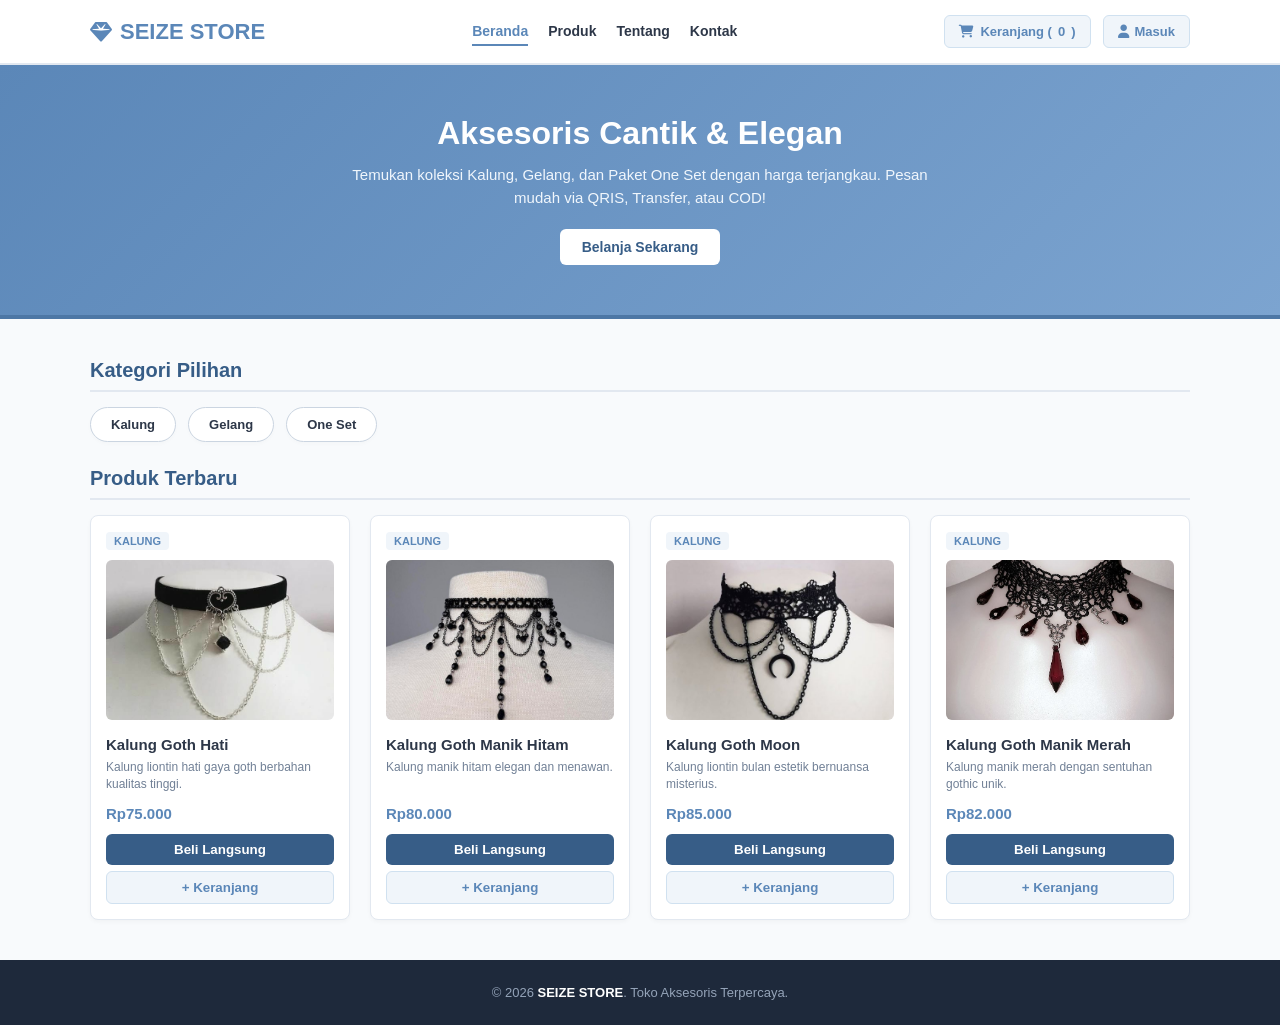
<file: MPL TJKT/index.html>
<!DOCTYPE html>
<html lang="id">
<head>
    <meta charset="UTF-8">
    <meta name="viewport" content="width=device-width, initial-scale=1.0">
    <title>SEIZE STORE - Toko Aksesoris</title>
    <link rel="stylesheet" href="https://cdnjs.cloudflare.com/ajax/libs/font-awesome/6.4.0/css/all.min.css">
    <link rel="stylesheet" href="css/style.css">
</head>
<body>

    <header>
        <div class="container header-wrap">
            <a href="index.html" class="logo">
                <i class="fa-solid fa-gem"></i> SEIZE STORE
            </a>
            <nav>
                <a href="index.html" class="active">Beranda</a>
                <a href="produk.html">Produk</a>
                <a href="tentang.html">Tentang</a>
                <a href="kontak.html">Kontak</a>
            </nav>
            <div class="header-actions">
                <button class="btn-icon" onclick="openCartModal()">
                    <i class="fa-solid fa-cart-shopping"></i> Keranjang (<span id="cart-count">0</span>)
                </button>
                <button class="btn-icon" onclick="openAuthModal()">
                    <i class="fa-solid fa-user"></i> <span id="user-label">Masuk</span>
                </button>
            </div>
        </div>
    </header>

    <div class="jumbotron">
        <div class="container">
            <h2>Aksesoris Cantik & Elegan</h2>
            <p>Temukan koleksi Kalung, Gelang, dan Paket One Set dengan harga terjangkau. Pesan mudah via QRIS, Transfer, atau COD!</p>
            <a href="produk.html" class="btn-main">Belanja Sekarang</a>
        </div>
    </div>

    <main class="container page-content">
        <h2 class="section-title">Kategori Pilihan</h2>
        <div class="category-pills">
            <a href="produk.html?cat=kalung" class="pill-link">Kalung</a>
            <a href="produk.html?cat=gelang" class="pill-link">Gelang</a>
            <a href="produk.html?cat=set" class="pill-link">One Set</a>
        </div>

        <h2 class="section-title">Produk Terbaru</h2>
        <div id="home-products" class="product-grid"></div>
    </main>

    <!-- MODAL KERANJANG -->
    <div id="modal-cart" class="modal-overlay">
        <div class="modal-box">
            <div class="modal-header">
                <h3><i class="fa-solid fa-cart-shopping"></i> Keranjang Belanja</h3>
                <button class="close-modal" onclick="closeCartModal()">&times;</button>
            </div>
            <div id="cart-items-list"></div>
            <div style="border-top:1px solid #e2e8f0; margin-top:15px; padding-top:10px; display:flex; justify-content:space-between; align-items:center;">
                <span style="font-size:12px; color:#718096;">Total:</span>
                <span id="cart-total-price" style="font-size:16px; font-weight:bold; color:#5b87b8;">Rp0</span>
            </div>
            
            <div id="checkout-form-box" class="hidden" style="margin-top:15px; border-top:1px dashed #cbd5e1; padding-top:15px;">
                <h4 style="font-size:14px; margin-bottom:10px; color:#375d87;">Data Pengiriman</h4>
                <div class="form-group">
                    <label>Nama Penerima</label>
                    <input type="text" id="co-nama" placeholder="Nama lengkap">
                </div>
                <div class="form-group">
                    <label>Alamat Lengkap</label>
                    <textarea id="co-alamat" rows="2" placeholder="Alamat tujuan pengiriman"></textarea>
                </div>
                <div class="form-group">
                    <label>Metode Pembayaran</label>
                    <select id="co-bayar">
                        <option value="qris">QRIS (GoPay, OVO, ShopeePay)</option>
                        <option value="tf">Transfer Bank</option>
                        <option value="cod">Bayar di Tempat (COD)</option>
                    </select>
                </div>
            </div>

            <div style="margin-top:15px;">
                <button id="btn-next-checkout" onclick="toggleCheckoutStep(true)" class="btn-submit">Lanjut Checkout</button>
                <button id="btn-finish-pay" onclick="processPayment()" class="btn-submit hidden" style="background:#16a34a;">Bayar Sekarang</button>
            </div>
        </div>
    </div>

    <!-- MODAL AUTH LOGIN -->
    <div id="modal-auth" class="modal-overlay">
        <div class="modal-box">
            <div class="modal-header">
                <h3><i class="fa-solid fa-user"></i> Masuk / Akun</h3>
                <button class="close-modal" onclick="closeAuthModal()">&times;</button>
            </div>
            <form id="loginForm" onsubmit="userLogin(event)">
                <div class="form-group">
                    <label>Alamat Email</label>
                    <input type="email" id="acc-email" placeholder="nama@email.com" required>
                </div>
                <div class="form-group">
                    <label>Kata Sandi</label>
                    <input type="password" placeholder="******" required>
                </div>
                <button type="submit" class="btn-submit">Masuk</button>
            </form>
            <div id="auth-status-logged" class="hidden" style="text-align:center;">
                <p id="user-display-name" style="font-weight:bold;"></p>
                <p id="user-display-email" style="font-size:12px; color:#718096; margin-bottom:15px;"></p>
                <button onclick="userLogout()" class="btn-submit" style="background:#dc2626;">Keluar (Logout)</button>
            </div>
        </div>
    </div>

    <footer>
        <div class="container">
            <p>&copy; 2026 <strong>SEIZE STORE</strong>. Toko Aksesoris Terpercaya.</p>
        </div>
    </footer>

    <script src="js/script.js"></script>
</body>
</html>
</file>
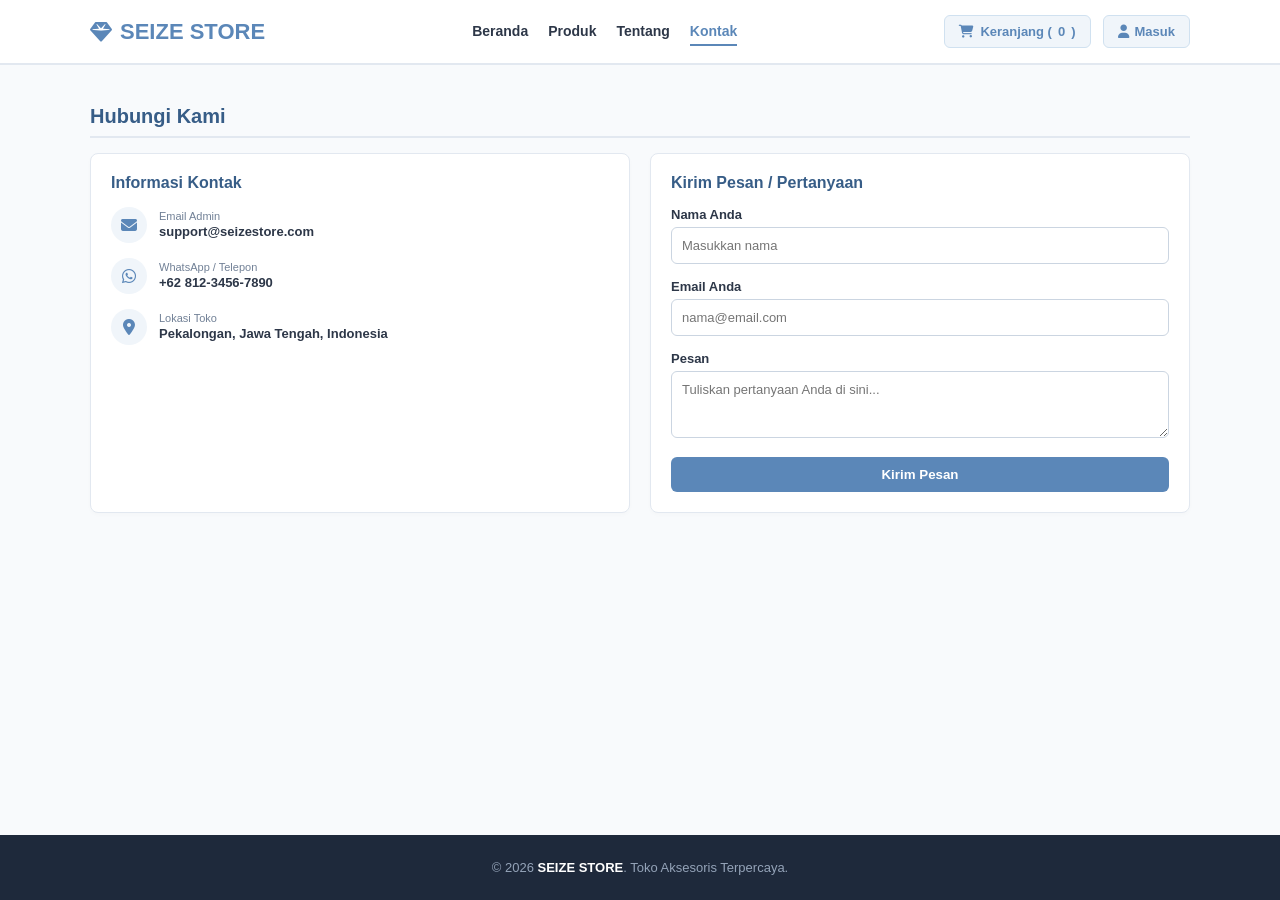
<file: MPL TJKT/kontak.html>
<!DOCTYPE html>
<html lang="id">
<head>
    <meta charset="UTF-8">
    <meta name="viewport" content="width=device-width, initial-scale=1.0">
    <title>Hubungi Kami - SEIZE STORE</title>
    <link rel="stylesheet" href="https://cdnjs.cloudflare.com/ajax/libs/font-awesome/6.4.0/css/all.min.css">
    <link rel="stylesheet" href="css/style.css">
</head>
<body>

    <header>
        <div class="container header-wrap">
            <a href="index.html" class="logo">
                <i class="fa-solid fa-gem"></i> SEIZE STORE
            </a>
            <nav>
                <a href="index.html">Beranda</a>
                <a href="produk.html">Produk</a>
                <a href="tentang.html">Tentang</a>
                <a href="kontak.html" class="active">Kontak</a>
            </nav>
            <div class="header-actions">
                <button class="btn-icon" onclick="openCartModal()">
                    <i class="fa-solid fa-cart-shopping"></i> Keranjang (<span id="cart-count">0</span>)
                </button>
                <button class="btn-icon" onclick="openAuthModal()">
                    <i class="fa-solid fa-user"></i> <span id="user-label">Masuk</span>
                </button>
            </div>
        </div>
    </header>

    <main class="container page-content">
        <h2 class="section-title">Hubungi Kami</h2>

        <div class="contact-grid">
            <div class="box-card">
                <h3 style="font-size:16px; margin-bottom:15px; color:var(--primary-dark);">Informasi Kontak</h3>
                
                <div class="contact-item">
                    <i class="fa-solid fa-envelope"></i>
                    <div>
                        <span style="font-size:11px; color:#718096; display:block;">Email Admin</span>
                        <strong style="font-size:13px;">support@seizestore.com</strong>
                    </div>
                </div>

                <div class="contact-item">
                    <i class="fa-brands fa-whatsapp"></i>
                    <div>
                        <span style="font-size:11px; color:#718096; display:block;">WhatsApp / Telepon</span>
                        <strong style="font-size:13px;">+62 812-3456-7890</strong>
                    </div>
                </div>

                <div class="contact-item">
                    <i class="fa-solid fa-location-dot"></i>
                    <div>
                        <span style="font-size:11px; color:#718096; display:block;">Lokasi Toko</span>
                        <strong style="font-size:13px;">Pekalongan, Jawa Tengah, Indonesia</strong>
                    </div>
                </div>
            </div>

            <div class="box-card">
                <h3 style="font-size:16px; margin-bottom:15px; color:var(--primary-dark);">Kirim Pesan / Pertanyaan</h3>
                <form id="contactForm" onsubmit="submitContact(event)">
                    <div class="form-group">
                        <label>Nama Anda</label>
                        <input type="text" id="c-nama" placeholder="Masukkan nama" required>
                    </div>
                    <div class="form-group">
                        <label>Email Anda</label>
                        <input type="email" placeholder="nama@email.com" required>
                    </div>
                    <div class="form-group">
                        <label>Pesan</label>
                        <textarea id="c-pesan" rows="3" placeholder="Tuliskan pertanyaan Anda di sini..." required></textarea>
                    </div>
                    <button type="submit" class="btn-submit">Kirim Pesan</button>
                </form>

                <div id="contact-history" style="display:none; margin-top:20px; border-top:1px dashed #cbd5e1; padding-top:10px;">
                    <h4 style="font-size:12px; color:#375d87; margin-bottom:8px;">Pesan Terkirim:</h4>
                    <div id="contact-list" style="display:flex; flex-direction:column; gap:6px;"></div>
                </div>
            </div>
        </div>
    </main>

    <!-- MODAL KERANJANG -->
    <div id="modal-cart" class="modal-overlay">
        <div class="modal-box">
            <div class="modal-header">
                <h3><i class="fa-solid fa-cart-shopping"></i> Keranjang Belanja</h3>
                <button class="close-modal" onclick="closeCartModal()">&times;</button>
            </div>
            <div id="cart-items-list"></div>
            <div style="border-top:1px solid #e2e8f0; margin-top:15px; padding-top:10px; display:flex; justify-content:space-between; align-items:center;">
                <span style="font-size:12px; color:#718096;">Total:</span>
                <span id="cart-total-price" style="font-size:16px; font-weight:bold; color:#5b87b8;">Rp0</span>
            </div>
            
            <div id="checkout-form-box" class="hidden" style="margin-top:15px; border-top:1px dashed #cbd5e1; padding-top:15px;">
                <h4 style="font-size:14px; margin-bottom:10px; color:#375d87;">Data Pengiriman</h4>
                <div class="form-group">
                    <label>Nama Penerima</label>
                    <input type="text" id="co-nama" placeholder="Nama lengkap">
                </div>
                <div class="form-group">
                    <label>Alamat Lengkap</label>
                    <textarea id="co-alamat" rows="2" placeholder="Alamat tujuan pengiriman"></textarea>
                </div>
                <div class="form-group">
                    <label>Metode Pembayaran</label>
                    <select id="co-bayar">
                        <option value="qris">QRIS (GoPay, OVO, ShopeePay)</option>
                        <option value="tf">Transfer Bank</option>
                        <option value="cod">Bayar di Tempat (COD)</option>
                    </select>
                </div>
            </div>

            <div style="margin-top:15px;">
                <button id="btn-next-checkout" onclick="toggleCheckoutStep(true)" class="btn-submit">Lanjut Checkout</button>
                <button id="btn-finish-pay" onclick="processPayment()" class="btn-submit hidden" style="background:#16a34a;">Bayar Sekarang</button>
            </div>
        </div>
    </div>

    <!-- MODAL AUTH LOGIN -->
    <div id="modal-auth" class="modal-overlay">
        <div class="modal-box">
            <div class="modal-header">
                <h3><i class="fa-solid fa-user"></i> Masuk / Akun</h3>
                <button class="close-modal" onclick="closeAuthModal()">&times;</button>
            </div>
            <form id="loginForm" onsubmit="userLogin(event)">
                <div class="form-group">
                    <label>Alamat Email</label>
                    <input type="email" id="acc-email" placeholder="nama@email.com" required>
                </div>
                <div class="form-group">
                    <label>Kata Sandi</label>
                    <input type="password" placeholder="******" required>
                </div>
                <button type="submit" class="btn-submit">Masuk</button>
            </form>
            <div id="auth-status-logged" class="hidden" style="text-align:center;">
                <p id="user-display-name" style="font-weight:bold;"></p>
                <p id="user-display-email" style="font-size:12px; color:#718096; margin-bottom:15px;"></p>
                <button onclick="userLogout()" class="btn-submit" style="background:#dc2626;">Keluar (Logout)</button>
            </div>
        </div>
    </div>

    <footer>
        <div class="container">
            <p>&copy; 2026 <strong>SEIZE STORE</strong>. Toko Aksesoris Terpercaya.</p>
        </div>
    </footer>

    <script src="js/script.js"></script>
</body>
</html>
</file>
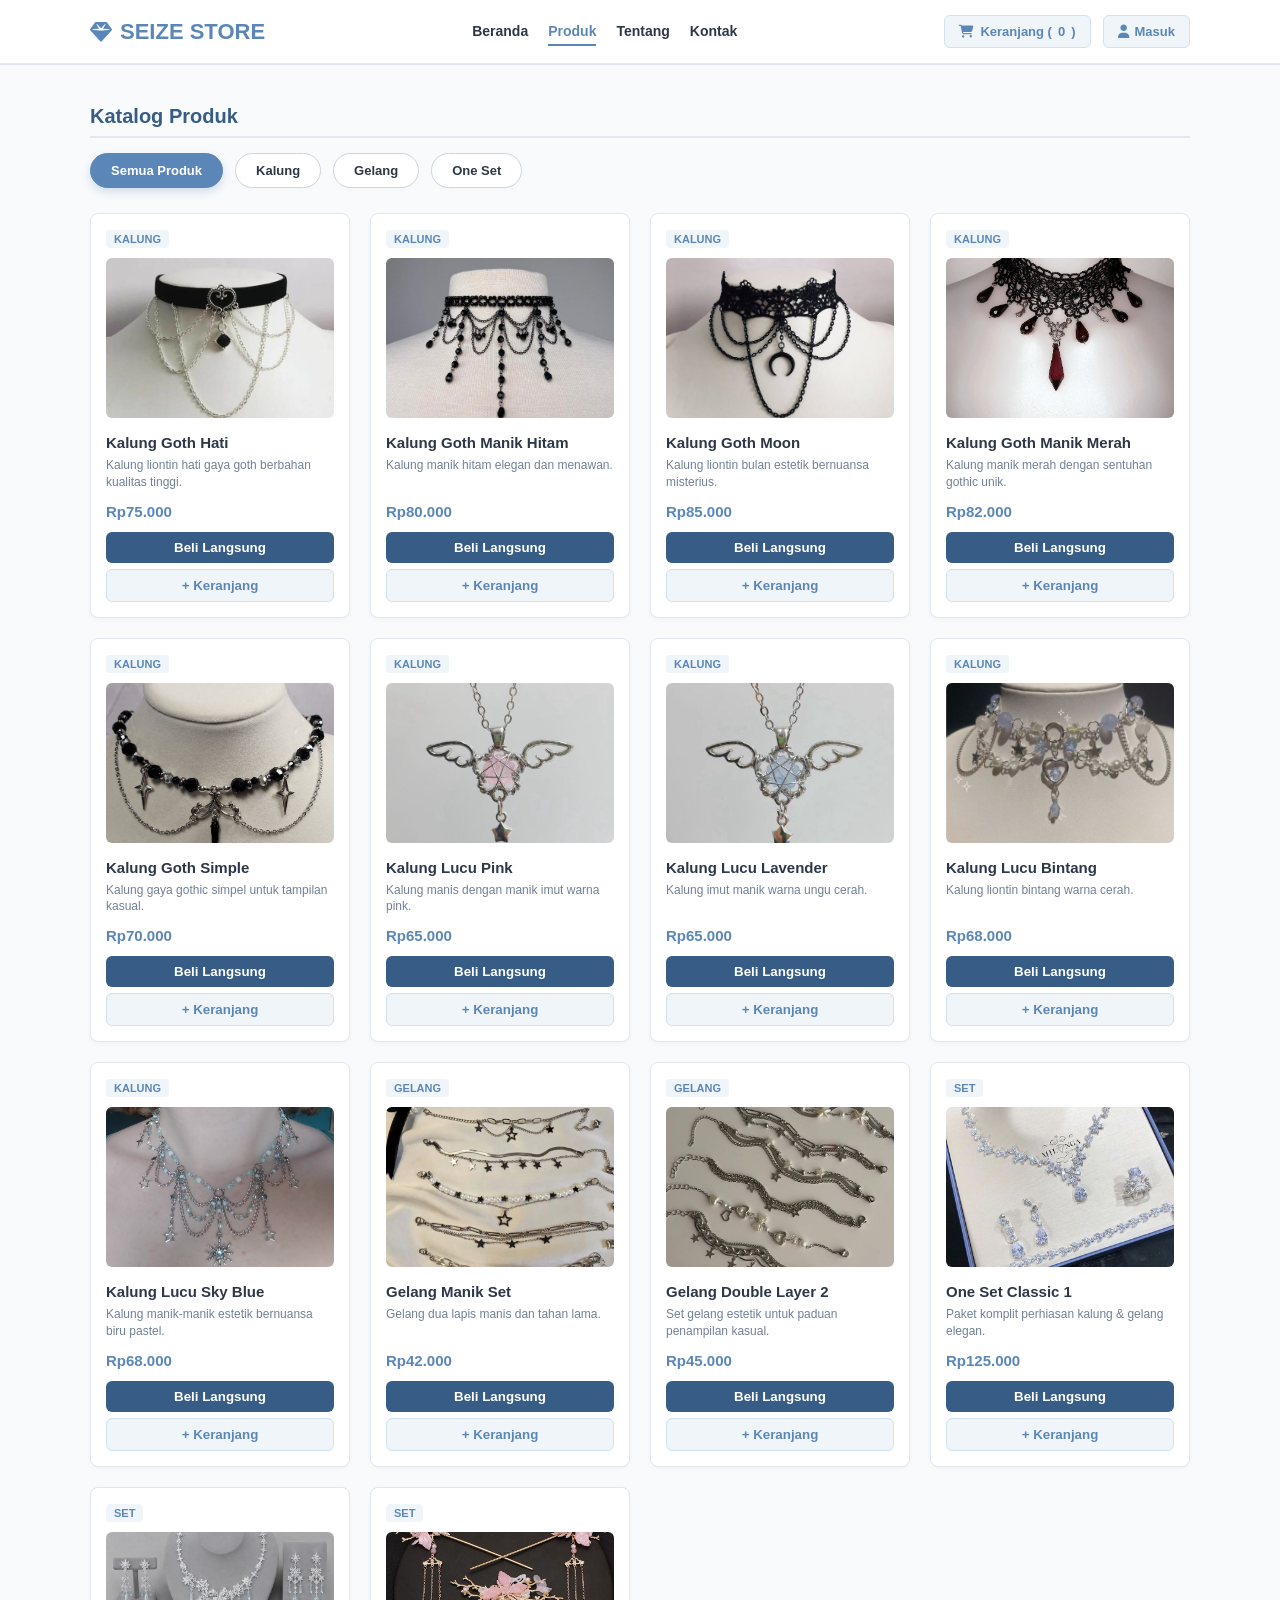
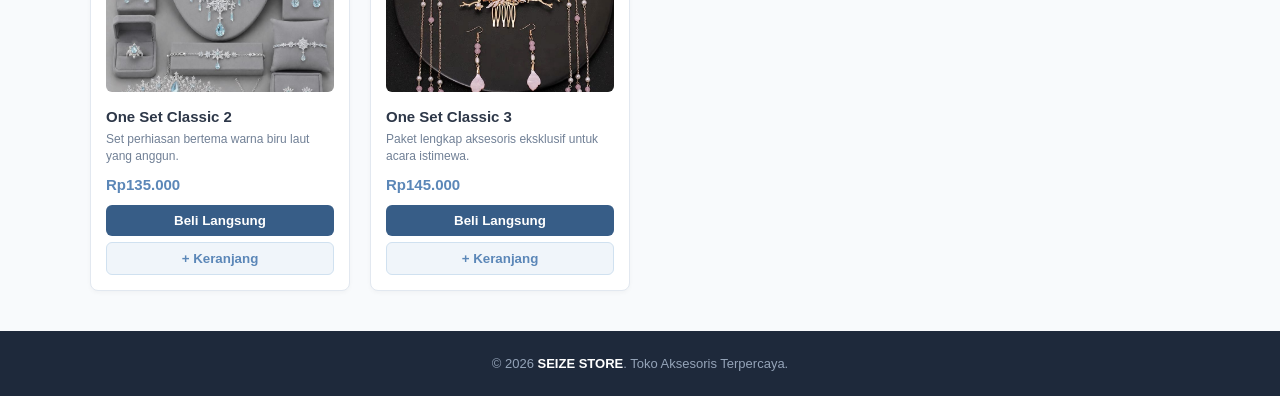
<file: MPL TJKT/produk.html>
<!DOCTYPE html>
<html lang="id">
<head>
    <meta charset="UTF-8">
    <meta name="viewport" content="width=device-width, initial-scale=1.0">
    <title>Katalog Produk - SEIZE STORE</title>
    <link rel="stylesheet" href="https://cdnjs.cloudflare.com/ajax/libs/font-awesome/6.4.0/css/all.min.css">
    <link rel="stylesheet" href="css/style.css">
</head>
<body>

    <header>
        <div class="container header-wrap">
            <a href="index.html" class="logo">
                <i class="fa-solid fa-gem"></i> SEIZE STORE
            </a>
            <nav>
                <a href="index.html">Beranda</a>
                <a href="produk.html" class="active">Produk</a>
                <a href="tentang.html">Tentang</a>
                <a href="kontak.html">Kontak</a>
            </nav>
            <div class="header-actions">
                <button class="btn-icon" onclick="openCartModal()">
                    <i class="fa-solid fa-cart-shopping"></i> Keranjang (<span id="cart-count">0</span>)
                </button>
                <button class="btn-icon" onclick="openAuthModal()">
                    <i class="fa-solid fa-user"></i> <span id="user-label">Masuk</span>
                </button>
            </div>
        </div>
    </header>

    <main class="container page-content">
        <h2 class="section-title">Katalog Produk</h2>
        
        <div class="filter-container">
            <button class="filter-btn active" id="btn-all" onclick="filterCategory('all')">Semua Produk</button>
            <button class="filter-btn" id="btn-kalung" onclick="filterCategory('kalung')">Kalung</button>
            <button class="filter-btn" id="btn-gelang" onclick="filterCategory('gelang')">Gelang</button>
            <button class="filter-btn" id="btn-set" onclick="filterCategory('set')">One Set</button>
        </div>

        <div id="all-products" class="product-grid"></div>
    </main>

    <!-- MODAL KERANJANG -->
    <div id="modal-cart" class="modal-overlay">
        <div class="modal-box">
            <div class="modal-header">
                <h3><i class="fa-solid fa-cart-shopping"></i> Keranjang Belanja</h3>
                <button class="close-modal" onclick="closeCartModal()">&times;</button>
            </div>
            <div id="cart-items-list"></div>
            <div style="border-top:1px solid #e2e8f0; margin-top:15px; padding-top:10px; display:flex; justify-content:space-between; align-items:center;">
                <span style="font-size:12px; color:#718096;">Total:</span>
                <span id="cart-total-price" style="font-size:16px; font-weight:bold; color:#5b87b8;">Rp0</span>
            </div>
            
            <div id="checkout-form-box" class="hidden" style="margin-top:15px; border-top:1px dashed #cbd5e1; padding-top:15px;">
                <h4 style="font-size:14px; margin-bottom:10px; color:#375d87;">Data Pengiriman</h4>
                <div class="form-group">
                    <label>Nama Penerima</label>
                    <input type="text" id="co-nama" placeholder="Nama lengkap">
                </div>
                <div class="form-group">
                    <label>Alamat Lengkap</label>
                    <textarea id="co-alamat" rows="2" placeholder="Alamat tujuan pengiriman"></textarea>
                </div>
                <div class="form-group">
                    <label>Metode Pembayaran</label>
                    <select id="co-bayar">
                        <option value="qris">QRIS (GoPay, OVO, ShopeePay)</option>
                        <option value="tf">Transfer Bank</option>
                        <option value="cod">Bayar di Tempat (COD)</option>
                    </select>
                </div>
            </div>

            <div style="margin-top:15px;">
                <button id="btn-next-checkout" onclick="toggleCheckoutStep(true)" class="btn-submit">Lanjut Checkout</button>
                <button id="btn-finish-pay" onclick="processPayment()" class="btn-submit hidden" style="background:#16a34a;">Bayar Sekarang</button>
            </div>
        </div>
    </div>

    <!-- MODAL AUTH LOGIN -->
    <div id="modal-auth" class="modal-overlay">
        <div class="modal-box">
            <div class="modal-header">
                <h3><i class="fa-solid fa-user"></i> Masuk / Akun</h3>
                <button class="close-modal" onclick="closeAuthModal()">&times;</button>
            </div>
            <form id="loginForm" onsubmit="userLogin(event)">
                <div class="form-group">
                    <label>Alamat Email</label>
                    <input type="email" id="acc-email" placeholder="nama@email.com" required>
                </div>
                <div class="form-group">
                    <label>Kata Sandi</label>
                    <input type="password" placeholder="******" required>
                </div>
                <button type="submit" class="btn-submit">Masuk</button>
            </form>
            <div id="auth-status-logged" class="hidden" style="text-align:center;">
                <p id="user-display-name" style="font-weight:bold;"></p>
                <p id="user-display-email" style="font-size:12px; color:#718096; margin-bottom:15px;"></p>
                <button onclick="userLogout()" class="btn-submit" style="background:#dc2626;">Keluar (Logout)</button>
            </div>
        </div>
    </div>

    <footer>
        <div class="container">
            <p>&copy; 2026 <strong>SEIZE STORE</strong>. Toko Aksesoris Terpercaya.</p>
        </div>
    </footer>

    <script src="js/script.js"></script>
</body>
</html>
</file>
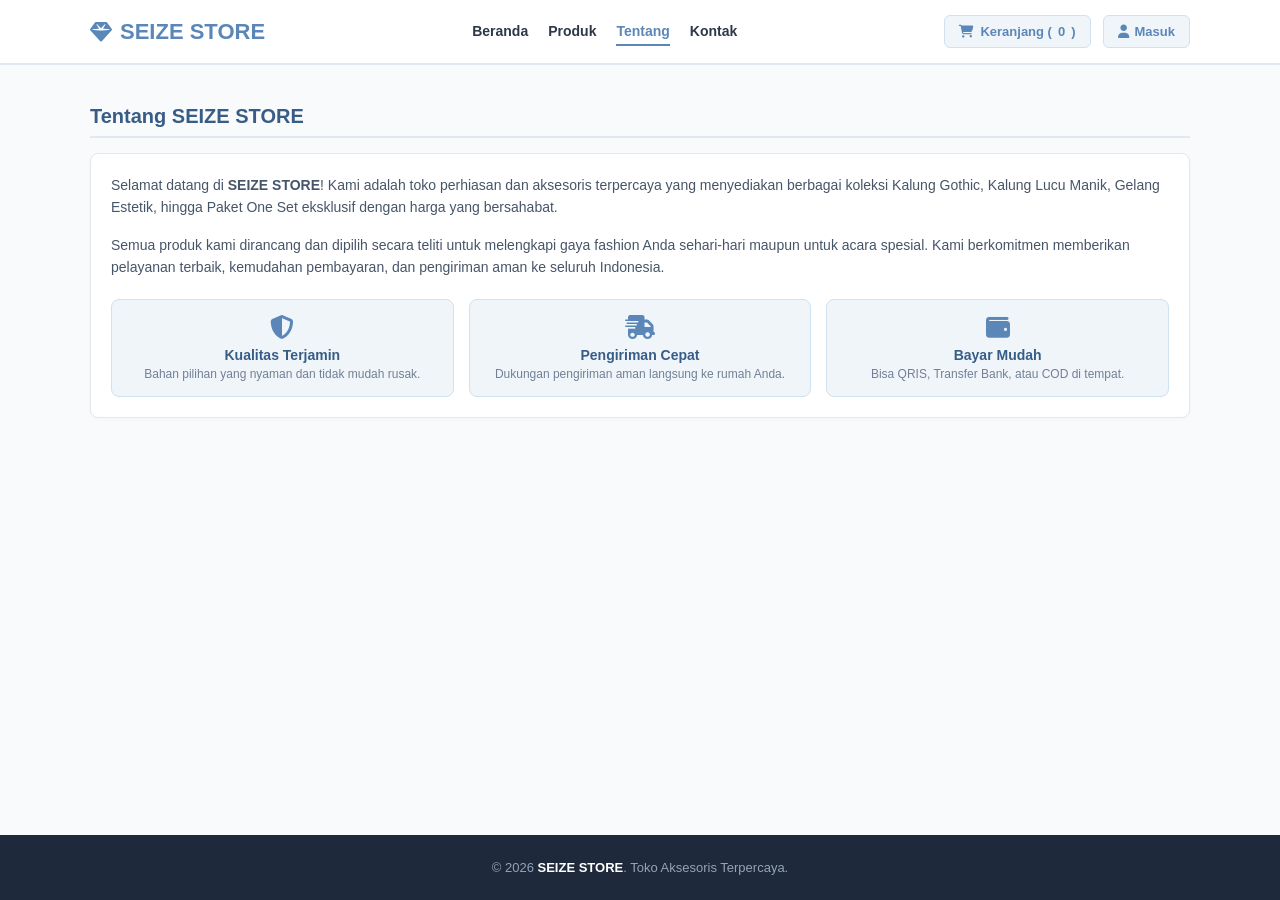
<file: MPL TJKT/tentang.html>
<!DOCTYPE html>
<html lang="id">
<head>
    <meta charset="UTF-8">
    <meta name="viewport" content="width=device-width, initial-scale=1.0">
    <title>Tentang Kami - SEIZE STORE</title>
    <link rel="stylesheet" href="https://cdnjs.cloudflare.com/ajax/libs/font-awesome/6.4.0/css/all.min.css">
    <link rel="stylesheet" href="css/style.css">
</head>
<body>

    <header>
        <div class="container header-wrap">
            <a href="index.html" class="logo">
                <i class="fa-solid fa-gem"></i> SEIZE STORE
            </a>
            <nav>
                <a href="index.html">Beranda</a>
                <a href="produk.html">Produk</a>
                <a href="tentang.html" class="active">Tentang</a>
                <a href="kontak.html">Kontak</a>
            </nav>
            <div class="header-actions">
                <button class="btn-icon" onclick="openCartModal()">
                    <i class="fa-solid fa-cart-shopping"></i> Keranjang (<span id="cart-count">0</span>)
                </button>
                <button class="btn-icon" onclick="openAuthModal()">
                    <i class="fa-solid fa-user"></i> <span id="user-label">Masuk</span>
                </button>
            </div>
        </div>
    </header>

    <main class="container page-content">
        <h2 class="section-title">Tentang SEIZE STORE</h2>
        
        <div class="box-info">
            <p class="about-text" style="margin-bottom:15px;">
                Selamat datang di <strong>SEIZE STORE</strong>! Kami adalah toko perhiasan dan aksesoris terpercaya yang menyediakan berbagai koleksi Kalung Gothic, Kalung Lucu Manik, Gelang Estetik, hingga Paket One Set eksklusif dengan harga yang bersahabat.
            </p>
            <p class="about-text">
                Semua produk kami dirancang dan dipilih secara teliti untuk melengkapi gaya fashion Anda sehari-hari maupun untuk acara spesial. Kami berkomitmen memberikan pelayanan terbaik, kemudahan pembayaran, dan pengiriman aman ke seluruh Indonesia.
            </p>

            <div class="feature-grid">
                <div class="feature-item">
                    <i class="fa-solid fa-shield-halved"></i>
                    <h4>Kualitas Terjamin</h4>
                    <p>Bahan pilihan yang nyaman dan tidak mudah rusak.</p>
                </div>
                <div class="feature-item">
                    <i class="fa-solid fa-truck-fast"></i>
                    <h4>Pengiriman Cepat</h4>
                    <p>Dukungan pengiriman aman langsung ke rumah Anda.</p>
                </div>
                <div class="feature-item">
                    <i class="fa-solid fa-wallet"></i>
                    <h4>Bayar Mudah</h4>
                    <p>Bisa QRIS, Transfer Bank, atau COD di tempat.</p>
                </div>
            </div>
        </div>
    </main>

    <!-- MODAL KERANJANG -->
    <div id="modal-cart" class="modal-overlay">
        <div class="modal-box">
            <div class="modal-header">
                <h3><i class="fa-solid fa-cart-shopping"></i> Keranjang Belanja</h3>
                <button class="close-modal" onclick="closeCartModal()">&times;</button>
            </div>
            <div id="cart-items-list"></div>
            <div style="border-top:1px solid #e2e8f0; margin-top:15px; padding-top:10px; display:flex; justify-content:space-between; align-items:center;">
                <span style="font-size:12px; color:#718096;">Total:</span>
                <span id="cart-total-price" style="font-size:16px; font-weight:bold; color:#5b87b8;">Rp0</span>
            </div>
            
            <div id="checkout-form-box" class="hidden" style="margin-top:15px; border-top:1px dashed #cbd5e1; padding-top:15px;">
                <h4 style="font-size:14px; margin-bottom:10px; color:#375d87;">Data Pengiriman</h4>
                <div class="form-group">
                    <label>Nama Penerima</label>
                    <input type="text" id="co-nama" placeholder="Nama lengkap">
                </div>
                <div class="form-group">
                    <label>Alamat Lengkap</label>
                    <textarea id="co-alamat" rows="2" placeholder="Alamat tujuan pengiriman"></textarea>
                </div>
                <div class="form-group">
                    <label>Metode Pembayaran</label>
                    <select id="co-bayar">
                        <option value="qris">QRIS (GoPay, OVO, ShopeePay)</option>
                        <option value="tf">Transfer Bank</option>
                        <option value="cod">Bayar di Tempat (COD)</option>
                    </select>
                </div>
            </div>

            <div style="margin-top:15px;">
                <button id="btn-next-checkout" onclick="toggleCheckoutStep(true)" class="btn-submit">Lanjut Checkout</button>
                <button id="btn-finish-pay" onclick="processPayment()" class="btn-submit hidden" style="background:#16a34a;">Bayar Sekarang</button>
            </div>
        </div>
    </div>

    <!-- MODAL AUTH LOGIN -->
    <div id="modal-auth" class="modal-overlay">
        <div class="modal-box">
            <div class="modal-header">
                <h3><i class="fa-solid fa-user"></i> Masuk / Akun</h3>
                <button class="close-modal" onclick="closeAuthModal()">&times;</button>
            </div>
            <form id="loginForm" onsubmit="userLogin(event)">
                <div class="form-group">
                    <label>Alamat Email</label>
                    <input type="email" id="acc-email" placeholder="nama@email.com" required>
                </div>
                <div class="form-group">
                    <label>Kata Sandi</label>
                    <input type="password" placeholder="******" required>
                </div>
                <button type="submit" class="btn-submit">Masuk</button>
            </form>
            <div id="auth-status-logged" class="hidden" style="text-align:center;">
                <p id="user-display-name" style="font-weight:bold;"></p>
                <p id="user-display-email" style="font-size:12px; color:#718096; margin-bottom:15px;"></p>
                <button onclick="userLogout()" class="btn-submit" style="background:#dc2626;">Keluar (Logout)</button>
            </div>
        </div>
    </div>

    <footer>
        <div class="container">
            <p>&copy; 2026 <strong>SEIZE STORE</strong>. Toko Aksesoris Terpercaya.</p>
        </div>
    </footer>

    <script src="js/script.js"></script>
</body>
</html>
</file>
<file: MPL TJKT/css/style.css>
/* Reset & Dasaran Warna Biru Soft Pastel */

* {
margin: 0;
padding: 0;
box-sizing: border-box;
font-family: Arial, Helvetica, sans-serif;
}

:root {
--primary-blue: #5b87b8;
--primary-dark: #375d87;
--secondary-blue: #709bc8;
--light-blue: #f0f5fa;
--bg-body: #f8fafc;
--text-dark: #2d3748;
--text-muted: #718096;
--border-color: #cbd5e1;
}

body {
background-color: var(--bg-body);
color: var(--text-dark);
display: flex;
flex-direction: column;
min-height: 100vh;
}

.container {
width: 90%;
max-width: 1100px;
margin: 0 auto;
}

.page-content {
padding: 40px 0;
flex: 1;
}

header {
background: #ffffff;
border-bottom: 2px solid #e2e8f0;
position: sticky;
top: 0;
z-index: 100;
}

.header-wrap {
display: flex;
justify-content: space-between;
align-items: center;
padding: 15px 0;
}

.logo {
font-size: 22px;
font-weight: bold;
color: var(--primary-blue);
text-decoration: none;
display: flex;
align-items: center;
gap: 8px;
}

nav {
display: flex;
gap: 20px;
}

nav a {
text-decoration: none;
color: var(--text-dark);
font-size: 14px;
font-weight: 600;
padding: 5px 0;
border-bottom: 2px solid transparent;
transition: 0.2s;
}

nav a:hover, nav a.active {
color: var(--primary-blue);
border-bottom-color: var(--primary-blue);
}

.header-actions {
display: flex;
align-items: center;
gap: 12px;
}

.btn-icon {
background: var(--light-blue);
border: 1px solid #d0e1f0;
color: var(--primary-blue);
padding: 8px 14px;
border-radius: 6px;
cursor: pointer;
font-size: 13px;
font-weight: bold;
display: flex;
align-items: center;
gap: 6px;
}

.jumbotron {
background: linear-gradient(135deg, #5b87b8 0%, #7ca4d0 100%);
color: white;
padding: 50px 0;
text-align: center;
border-bottom: 4px solid #4d77a5;
}

.jumbotron h2 {
font-size: 32px;
margin-bottom: 12px;
}

.jumbotron p {
font-size: 15px;
color: #f0f6fc;
max-width: 600px;
margin: 0 auto 20px;
line-height: 1.5;
}

.btn-main {
background: #ffffff;
color: var(--primary-dark);
padding: 10px 22px;
border: none;
border-radius: 6px;
font-weight: bold;
font-size: 14px;
cursor: pointer;
text-decoration: none;
display: inline-block;
}

.section-title {
font-size: 20px;
color: var(--primary-dark);
margin-bottom: 15px;
padding-bottom: 8px;
border-bottom: 2px solid #e2e8f0;
}

/* STYLING TOMBOL FILTER KATEGORI KAPSUL */
.filter-container, .category-pills {
display: flex;
gap: 12px;
margin-bottom: 25px;
flex-wrap: wrap;
}

.filter-btn, .pill-link {
background: #ffffff;
border: 1px solid var(--border-color);
color: var(--text-dark);
padding: 9px 20px;
border-radius: 25px;
font-size: 13px;
font-weight: bold;
cursor: pointer;
text-decoration: none;
display: inline-block;
transition: all 0.2s ease;
box-shadow: 0 2px 4px rgba(0,0,0,0.02);
}

.filter-btn:hover, .pill-link:hover, .filter-btn.active {
background: var(--primary-blue);
color: #ffffff !important;
border-color: var(--primary-blue);
box-shadow: 0 4px 8px rgba(91, 135, 184, 0.25);
}

.product-grid {
display: grid;
grid-template-columns: repeat(auto-fill, minmax(220px, 1fr));
gap: 20px;
}

.card {
background: #ffffff;
border: 1px solid #e2e8f0;
border-radius: 8px;
padding: 15px;
display: flex;
flex-direction: column;
justify-content: space-between;
box-shadow: 0 2px 4px rgba(0, 0, 0, 0.03);
transition: transform 0.2s;
}

.card:hover {
transform: translateY(-3px);
border-color: #b0cdfa;
}

.card-badge {
background: var(--light-blue);
color: var(--primary-blue);
font-size: 11px;
font-weight: bold;
padding: 3px 8px;
border-radius: 4px;
display: inline-block;
margin-bottom: 10px;
width: fit-content;
}

.card img {
width: 100%;
height: 160px;
object-fit: cover;
border-radius: 6px;
margin-bottom: 12px;
}

.card h3 {
font-size: 15px;
margin-bottom: 6px;
color: var(--text-dark);
}

.card p {
font-size: 12px;
color: var(--text-muted);
margin-bottom: 12px;
line-height: 1.4;
}

.card-price {
font-size: 15px;
font-weight: bold;
color: var(--primary-blue);
margin-bottom: 12px;
}

.box-card, .box-info {
background: white;
border: 1px solid #e2e8f0;
border-radius: 8px;
padding: 20px;
box-shadow: 0 2px 4px rgba(0,0,0,0.02);
}

.contact-grid {
display: grid;
grid-template-columns: repeat(auto-fit, minmax(280px, 1fr));
gap: 20px;
}

.contact-item {
display: flex;
align-items: center;
gap: 12px;
margin-bottom: 15px;
}

.contact-item i {
width: 36px;
height: 36px;
background: var(--light-blue);
color: var(--primary-blue);
border-radius: 50%;
display: flex;
align-items: center;
justify-content: center;
font-size: 16px;
}

.about-text {
line-height: 1.6;
font-size: 14px;
color: #475569;
}

.feature-grid {
display: grid;
grid-template-columns: repeat(auto-fit, minmax(220px, 1fr));
gap: 15px;
margin-top: 20px;
}

.feature-item {
background: var(--light-blue);
border: 1px solid #d0e1f0;
padding: 15px;
border-radius: 8px;
text-align: center;
}

.feature-item i {
font-size: 24px;
color: var(--primary-blue);
margin-bottom: 8px;
}

.feature-item h4 {
font-size: 14px;
color: var(--primary-dark);
margin-bottom: 4px;
}

.feature-item p {
font-size: 12px;
color: var(--text-muted);
}

.modal-overlay {
position: fixed;
top: 0;
left: 0;
right: 0;
bottom: 0;
background: rgba(15, 23, 42, 0.5);
display: flex;
align-items: center;
justify-content: center;
z-index: 200;
opacity: 0;
pointer-events: none;
transition: 0.2s;
}

.modal-overlay.active {
opacity: 1;
pointer-events: auto;
}

.modal-box {
background: white;
width: 90%;
max-width: 450px;
border-radius: 8px;
padding: 20px;
box-shadow: 0 4px 15px rgba(0, 0, 0, 0.15);
max-height: 90vh;
overflow-y: auto;
}

.modal-header {
display: flex;
justify-content: space-between;
align-items: center;
border-bottom: 1px solid #e2e8f0;
padding-bottom: 10px;
margin-bottom: 15px;
}

.close-modal {
background: none;
border: none;
font-size: 20px;
cursor: pointer;
color: var(--text-muted);
}

.form-group {
margin-bottom: 15px;
}

.form-group label {
display: block;
font-size: 13px;
font-weight: bold;
margin-bottom: 5px;
}

.form-group input, .form-group textarea, .form-group select {
width: 100%;
padding: 10px;
border: 1px solid var(--border-color);
border-radius: 6px;
font-size: 13px;
}

.btn-submit {
background: var(--primary-blue);
color: white;
border: none;
padding: 10px 20px;
border-radius: 6px;
font-weight: bold;
cursor: pointer;
width: 100%;
}

footer {
background: #1e293b;
color: #94a3b8;
text-align: center;
padding: 25px 0;
font-size: 13px;
margin-top: auto;
}

footer strong {
color: white;
}

.hidden {
display: none !important;
}
</file>
